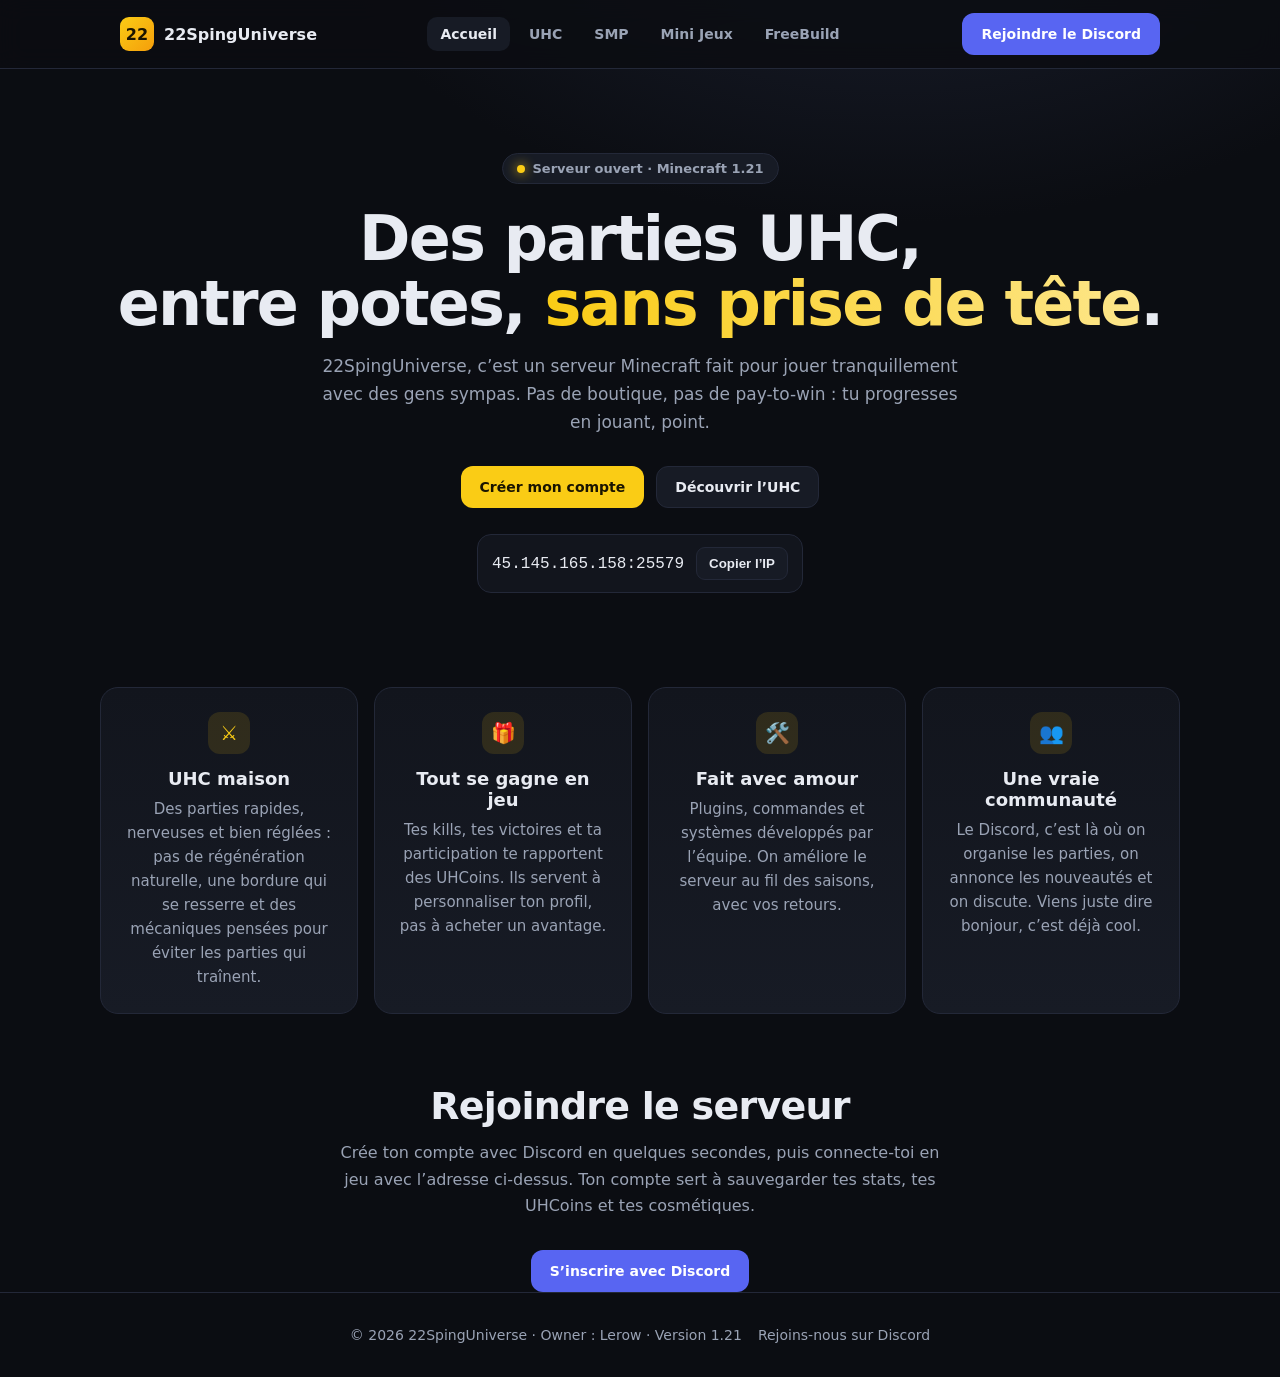
<file: index.html>
<!doctype html>
<html lang="fr">
<head>
<meta charset="utf-8">
<meta name="viewport" content="width=device-width, initial-scale=1">
<title>22SpingUniverse - Serveur Minecraft UHC entre amis</title>
<style>
:root{--bg:#0b0d12;--panel:#12151d;--panel2:#171b25;--line:#232838;--txt:#e8ebf2;--muted:#9aa3b5;--yellow:#facc15;--accent:#f59e0b;--discord:#5865F2}
*{box-sizing:border-box;margin:0;padding:0}
body{background:radial-gradient(1000px 600px at 70% -10%,#1b2030 0%,var(--bg) 60%);color:var(--txt);font-family:Inter,system-ui,sans-serif;min-height:100vh}
a{color:inherit;text-decoration:none}
.wrap{max-width:1080px;margin:0 auto;padding:0 20px}
header{position:sticky;top:0;z-index:20;background:rgba(11,13,18,.82);backdrop-filter:blur(12px);border-bottom:1px solid var(--line)}
.nav{display:grid;grid-template-columns:1fr auto 1fr;align-items:center;gap:16px;height:68px}
.links{justify-content:center}
.menu-toggle{display:none;background:var(--panel2);border:1px solid var(--line);color:var(--txt);font-size:20px;padding:6px 12px;border-radius:10px;cursor:pointer}
.brand{display:flex;align-items:center;gap:10px;font-weight:800}
.logo{width:34px;height:34px;border-radius:9px;background:linear-gradient(135deg,var(--yellow),var(--accent));display:grid;place-items:center;color:#1a1400;font-weight:900}
.links{display:flex;gap:6px;align-items:center}
.links a{padding:9px 13px;border-radius:10px;color:var(--muted);font-size:14px;font-weight:600}
.links a:hover,.links a.active{color:var(--txt);background:var(--panel2)}
.btn{display:inline-flex;align-items:center;gap:9px;border-radius:12px;padding:12px 18px;font-weight:700;font-size:14px;border:1px solid transparent;cursor:pointer;transition:.18s}
.btn-yellow{background:var(--yellow);color:#1a1400}
.btn-yellow:hover{filter:brightness(1.08)}
.btn-discord{background:var(--discord);color:#fff;justify-self:end}
.btn-discord:hover{filter:brightness(1.08)}
.btn-ghost{border-color:var(--line);background:var(--panel2);color:var(--txt)}
.hero{padding:84px 0 64px;text-align:center}
.pill{display:inline-flex;gap:8px;align-items:center;background:var(--panel2);border:1px solid var(--line);color:var(--muted);padding:7px 14px;border-radius:999px;font-size:13px;font-weight:600}
.dot{width:8px;height:8px;border-radius:50%;background:var(--yellow);box-shadow:0 0 12px var(--yellow)}
h1{font-size:clamp(36px,6vw,62px);line-height:1.05;margin:22px 0 16px;letter-spacing:-.03em}
h1 span{background:linear-gradient(90deg,var(--yellow),#fde68a);-webkit-background-clip:text;background-clip:text;color:transparent}
.lead{max-width:640px;margin:0 auto;color:var(--muted);font-size:17px;line-height:1.65}
.cta{display:flex;gap:12px;justify-content:center;flex-wrap:wrap;margin-top:30px}
.ip{margin-top:26px;display:inline-flex;align-items:center;gap:12px;background:var(--panel);border:1px solid var(--line);padding:12px 14px;border-radius:14px;font-family:ui-monospace,monospace}
.ip button{background:var(--panel2);border:1px solid var(--line);color:var(--txt);border-radius:9px;padding:8px 12px;cursor:pointer;font-weight:700}
.grid{display:grid;grid-template-columns:repeat(auto-fit,minmax(250px,1fr));gap:16px;padding:30px 0 70px}
.card{background:linear-gradient(180deg,var(--panel),var(--panel2));border:1px solid var(--line);border-radius:18px;padding:24px}
.card h3{margin-bottom:8px;font-size:18px}
.card p{color:var(--muted);line-height:1.6;font-size:15px}
.icon{width:42px;height:42px;border-radius:12px;display:grid;place-items:center;background:rgba(250,204,21,.12);color:var(--yellow);font-size:20px;margin-bottom:14px}
section{padding:64px 0}
h2{font-size:clamp(26px,4vw,38px);letter-spacing:-.02em;margin-bottom:12px}
.sub{color:var(--muted);max-width:620px;line-height:1.65}
footer{border-top:1px solid var(--line);padding:34px 0;color:var(--muted);font-size:14px}
.foot{display:flex;justify-content:space-between;gap:16px;flex-wrap:wrap;align-items:center}
@media(max-width:760px){.nav{display:flex;flex-wrap:wrap;justify-content:space-between;height:auto;padding-top:12px;padding-bottom:12px}.menu-toggle{display:block}.links{display:none;width:100%;flex-direction:column;align-items:stretch;background:var(--panel);padding:12px;border-radius:14px;border:1px solid var(--line)}.links.open{display:flex;order:4}.menu-toggle{order:3}.btn-discord{order:2;margin-left:auto}}

/* Centrage (hors header) */
.card{text-align:center}
.icon{margin-left:auto;margin-right:auto}
section.wrap{text-align:center}
.sub{margin-left:auto;margin-right:auto}
.foot{justify-content:center;text-align:center}
</style>
</head>
<body>
<header>
  <div class="wrap nav">
    <a class="brand" href="index.html"><span class="logo">22</span>22SpingUniverse</a>
    <button class="menu-toggle" onclick="toggleMenu()" aria-label="Menu">☰</button>
    <nav class="links" id="nav-menu" aria-label="Navigation principale">
      <a href="index.html" class="active">Accueil</a>
      <a href="uhc.html">UHC</a>
      <a href="smp.html">SMP</a>
      <a href="mini-jeux.html">Mini Jeux</a>
      <a href="freebuild.html">FreeBuild</a>
    </nav>
    <a class="btn btn-discord" href="https://discord.gg/mGUBgtmPyU">Rejoindre le Discord</a>
  </div>
</header>

<main>
  <div class="wrap hero">
    <div class="pill"><span class="dot"></span> Serveur ouvert · Minecraft 1.21</div>
    <h1>Des parties UHC,<br>entre potes, <span>sans prise de tête</span>.</h1>
    <p class="lead">22SpingUniverse, c’est un serveur Minecraft fait pour jouer tranquillement avec des gens sympas. Pas de boutique, pas de pay-to-win : tu progresses en jouant, point.</p>
    <div class="cta">
      <a class="btn btn-yellow" href="register.html">Créer mon compte</a>
      <a class="btn btn-ghost" href="uhc.html">Découvrir l’UHC</a>
    </div>
    <div class="ip">
      <span id="ip">45.145.165.158:25579</span>
      <button onclick="navigator.clipboard.writeText(document.getElementById('ip').textContent)">Copier l’IP</button>
    </div>
  </div>

  <div class="wrap grid">
    <div class="card"><div class="icon">⚔️</div><h3>UHC maison</h3><p>Des parties rapides, nerveuses et bien réglées : pas de régénération naturelle, une bordure qui se resserre et des mécaniques pensées pour éviter les parties qui traînent.</p></div>
    <div class="card"><div class="icon">🎁</div><h3>Tout se gagne en jeu</h3><p>Tes kills, tes victoires et ta participation te rapportent des UHCoins. Ils servent à personnaliser ton profil, pas à acheter un avantage.</p></div>
    <div class="card"><div class="icon">🛠️</div><h3>Fait avec amour</h3><p>Plugins, commandes et systèmes développés par l’équipe. On améliore le serveur au fil des saisons, avec vos retours.</p></div>
    <div class="card"><div class="icon">👥</div><h3>Une vraie communauté</h3><p>Le Discord, c’est là où on organise les parties, on annonce les nouveautés et on discute. Viens juste dire bonjour, c’est déjà cool.</p></div>
  </div>

  <section class="wrap">
    <h2>Rejoindre le serveur</h2>
    <p class="sub">Crée ton compte avec Discord en quelques secondes, puis connecte-toi en jeu avec l’adresse ci-dessus. Ton compte sert à sauvegarder tes stats, tes UHCoins et tes cosmétiques.</p>
    <div class="cta">
      <a class="btn btn-discord" href="register.html">S’inscrire avec Discord</a>
    </div>
  </section>
</main>

<footer>
  <div class="wrap foot">
    <span>© 2026 22SpingUniverse · Owner : Lerow · Version 1.21</span>
    <a href="https://discord.gg/mGUBgtmPyU">Rejoins-nous sur Discord</a>
  </div>
</footer>
<script>function toggleMenu(){document.getElementById('nav-menu').classList.toggle('open')}</script>
</body>
</html>
</file>
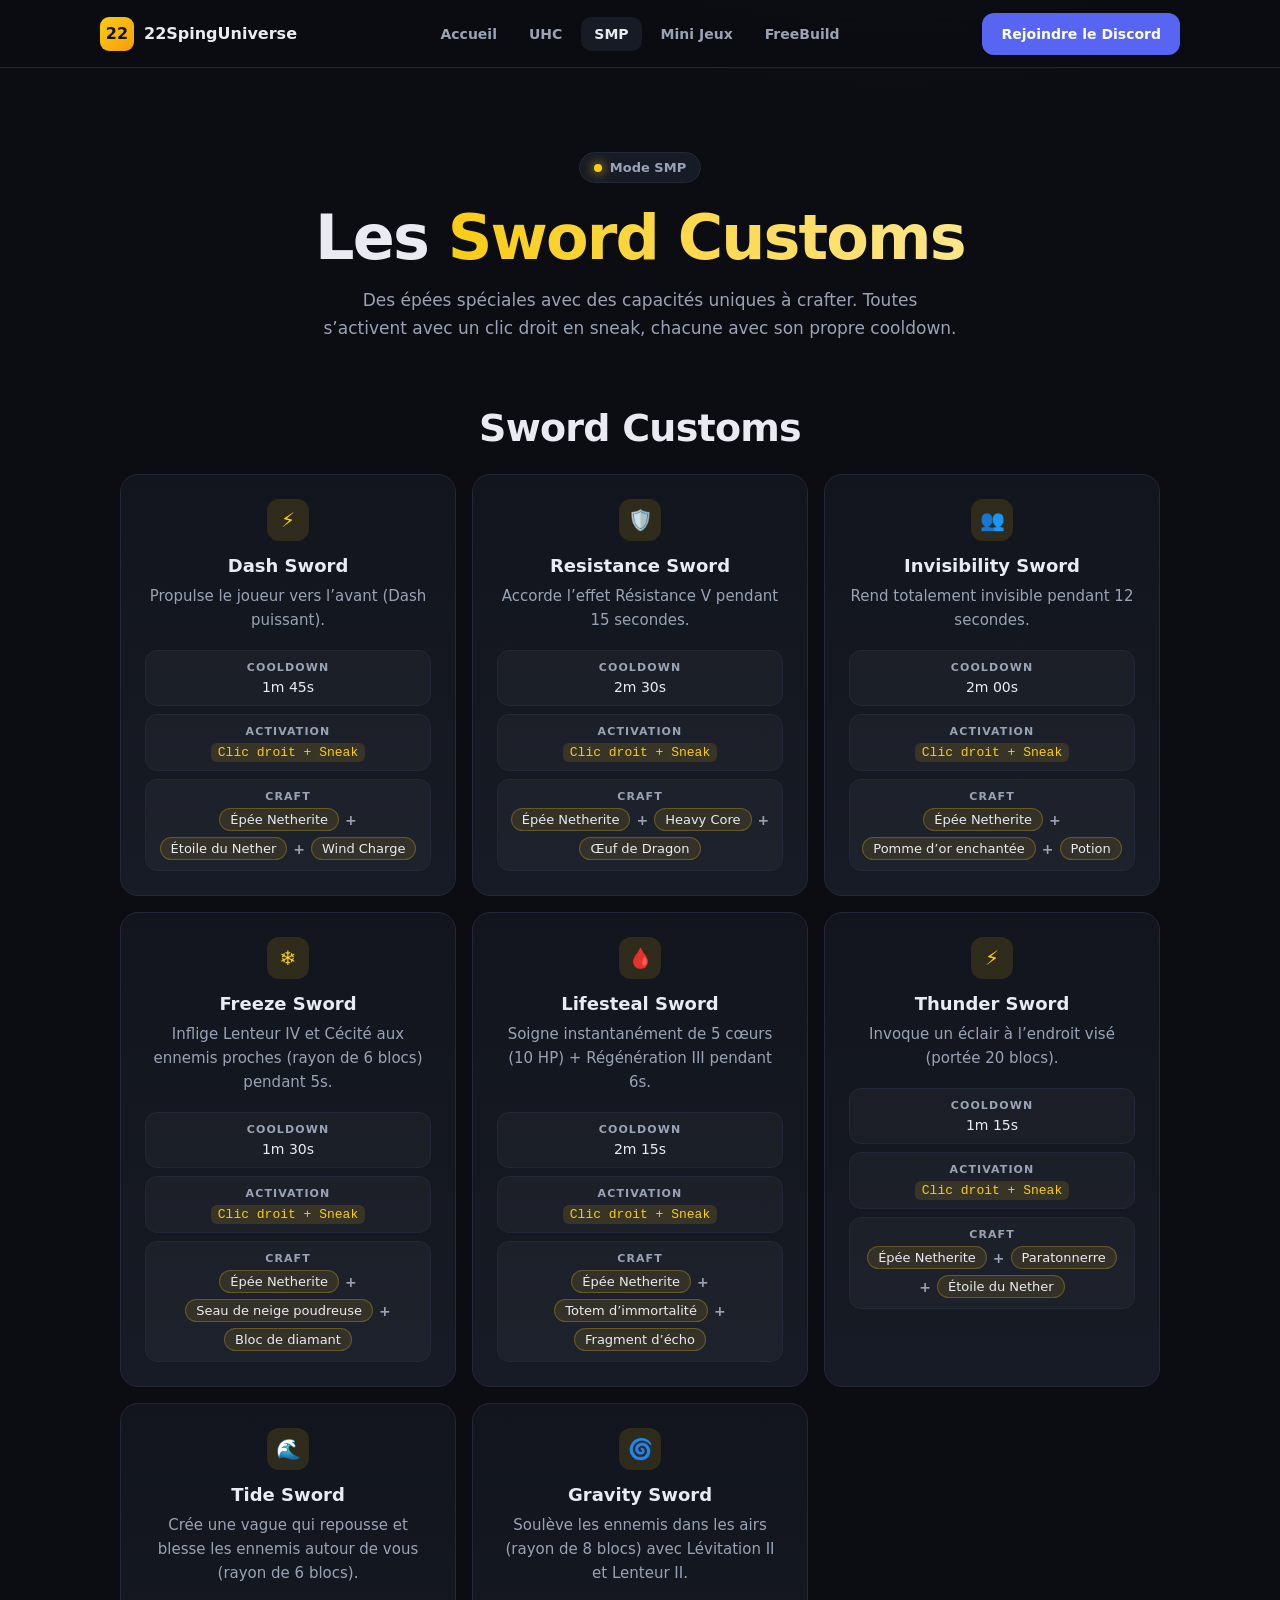
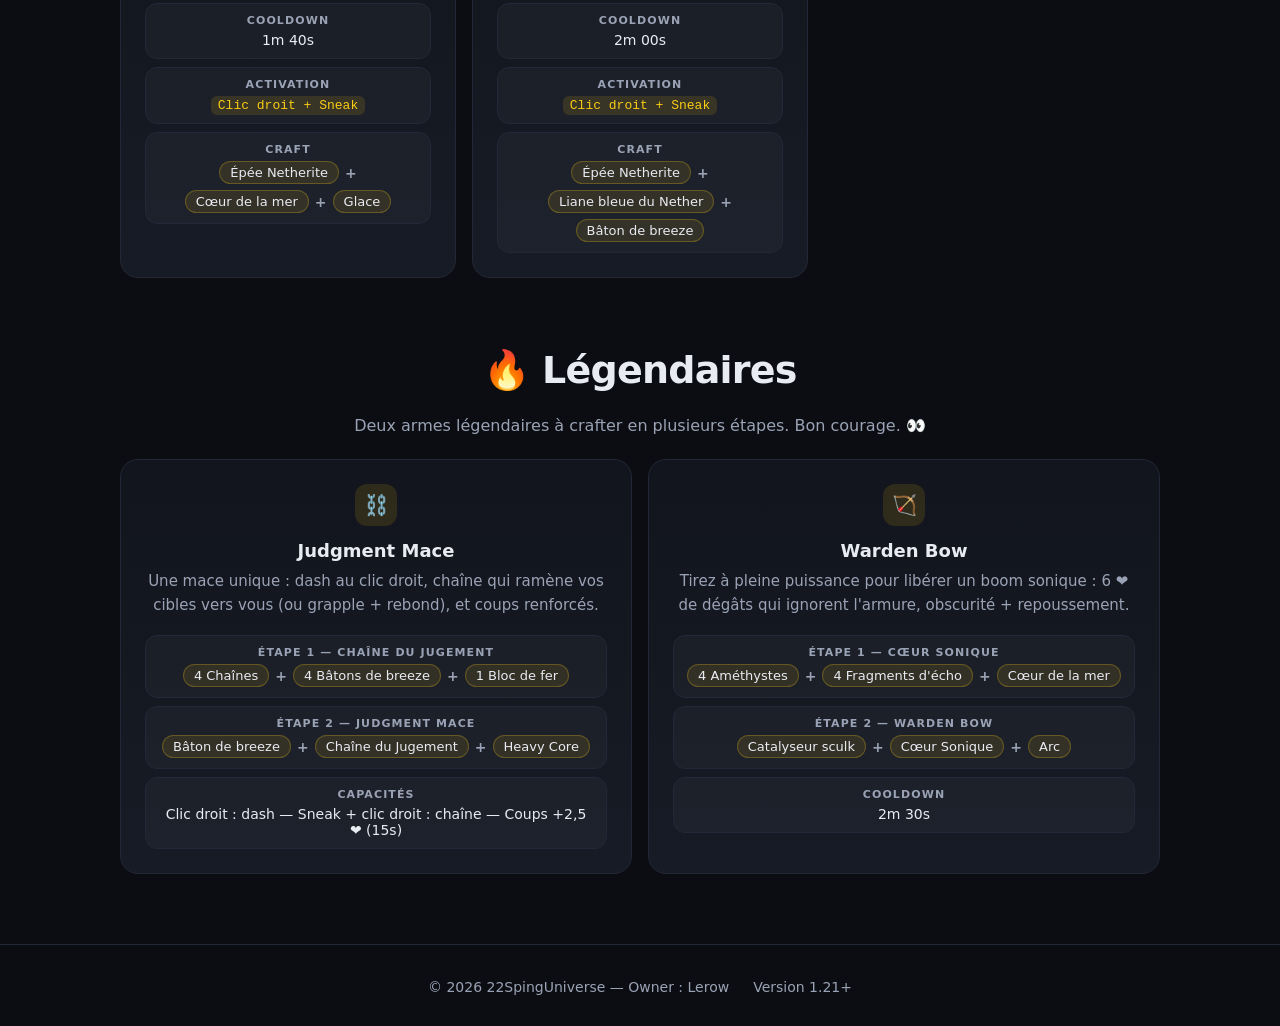
<file: smp.html>
<!doctype html>
<html lang="fr">
<head>
<meta charset="utf-8">
<meta name="viewport" content="width=device-width, initial-scale=1, viewport-fit=cover">
<title>SMP - 22SpingUniverse</title>
<style>
:root{--bg:#0b0d12;--panel:#12151d;--panel2:#171b25;--line:#232838;--txt:#e8ebf2;--muted:#9aa3b5;--yellow:#facc15;--accent:#f59e0b;--rouge:#ef4444}
*{box-sizing:border-box;margin:0;padding:0}
body{background:radial-gradient(1000px 600px at 70% -10%,#1b2030 0%,var(--bg) 60%);color:var(--txt);font-family:Inter,system-ui,sans-serif;min-height:100vh;display:flex;flex-direction:column}
a{color:inherit;text-decoration:none}
header.top{position:sticky;top:0;z-index:20;background:rgba(11,13,18,.82);backdrop-filter:blur(12px);border-bottom:1px solid var(--line);display:grid;grid-template-columns:1fr auto 1fr;align-items:center;gap:16px;min-height:68px;padding:0 max(20px,calc((100vw - 1080px)/2))}
header.top nav{justify-content:center}
.btn{display:inline-flex;align-items:center;gap:9px;border-radius:12px;padding:12px 18px;font-weight:700;font-size:14px;border:1px solid transparent;cursor:pointer;transition:.18s;white-space:nowrap}
.btn-discord{background:#5865F2;color:#fff;justify-self:end}
.btn-discord:hover{filter:brightness(1.08)}

.brand{display:flex;align-items:center;gap:10px;font-weight:800}
.logo{width:34px;height:34px;border-radius:9px;background:linear-gradient(135deg,var(--yellow),var(--accent));display:grid;place-items:center;color:#1a1400;font-weight:900}
header.top nav{display:flex;gap:6px;align-items:center;flex-wrap:wrap}
header.top nav a{padding:9px 13px;border-radius:10px;color:var(--muted);font-size:14px;font-weight:600}
header.top nav a:hover,header.top nav a.active{color:var(--txt);background:var(--panel2)}
.menu-toggle{display:none;background:var(--panel2);border:1px solid var(--line);color:var(--txt);font-size:20px;padding:6px 12px;border-radius:10px;cursor:pointer}
main{flex:1}
.hero{max-width:1080px;margin:0 auto;padding:84px 20px 64px;text-align:center}
.hero .kicker{display:inline-flex;gap:8px;align-items:center;background:var(--panel2);border:1px solid var(--line);color:var(--muted);padding:7px 14px;border-radius:999px;font-size:13px;font-weight:600;margin:0}
.hero .kicker::before{content:"";width:8px;height:8px;border-radius:50%;background:var(--yellow);box-shadow:0 0 12px var(--yellow)}
.hero h1{font-size:clamp(36px,6vw,62px);line-height:1.05;margin:22px 0 16px;letter-spacing:-.03em;font-weight:800}
.hero h1 em{font-style:normal;background:linear-gradient(90deg,var(--yellow),#fde68a);-webkit-background-clip:text;background-clip:text;color:transparent}
.hero > p:not(.kicker){max-width:640px;margin:0 auto;color:var(--muted);font-size:17px;line-height:1.65}
.lang-switcher{display:flex;gap:12px;justify-content:center;flex-wrap:wrap;margin-top:30px}
.lang-btn{display:inline-flex;align-items:center;gap:9px;border-radius:12px;padding:12px 18px;font-weight:700;font-size:14px;border:1px solid var(--line);background:var(--panel2);color:var(--txt);cursor:pointer;transition:.18s;font-family:inherit}
.lang-btn:hover{filter:brightness(1.15)}
.lang-btn.active{background:var(--yellow);border-color:var(--yellow);color:#1a1400}
.uhc-details,.wiki-content{max-width:1080px;margin:0 auto;padding:0 20px 70px;width:100%;text-align:center}
.wiki-content{max-width:780px}
.lang-section{display:flex;flex-direction:column;gap:24px}
.lang-section.hidden{display:none}
.alert-box{background:rgba(239,68,68,.1);border:1px solid rgba(239,68,68,.3);border-radius:18px;padding:18px 22px;color:#fca5a5;font-size:15px;text-align:center}
.cartes-grid{display:grid;gap:16px;grid-template-columns:repeat(auto-fit,minmax(250px,1fr))}
.card-info,.wiki-box{background:linear-gradient(180deg,var(--panel),var(--panel2));border:1px solid var(--line);border-radius:18px;padding:24px;text-align:center}
.wiki-box{margin:0 0 8px;border-color:rgba(250,204,21,.35);color:var(--txt)}
.icon{width:42px;height:42px;border-radius:12px;display:grid;place-items:center;background:rgba(250,204,21,.12);color:var(--yellow);font-size:20px;margin:0 auto 14px}
.card-info h3{margin-bottom:8px;font-size:18px;color:var(--txt)}
.card-info p{color:var(--muted);line-height:1.6;font-size:15px}
.card-info ul,.wiki-content ul{list-style:none;padding:0;color:var(--muted)}
.card-info li{margin-bottom:8px;font-size:15px;line-height:1.6}
.card-info li b{color:var(--txt)}
.wiki-content h2{font-size:clamp(22px,3.5vw,30px);letter-spacing:-.02em;margin:40px 0 12px;color:var(--txt)}
.wiki-content p,.wiki-content li{color:var(--muted);line-height:1.65;font-size:15px}
.wiki-content li{margin-bottom:8px}
.wiki-content b{color:var(--txt)}
code{background:rgba(250,204,21,.12);color:var(--yellow);padding:2px 7px;border-radius:6px;font-family:ui-monospace,monospace;font-size:13px}
footer{border-top:1px solid var(--line);padding:34px 20px;color:var(--muted);font-size:14px;display:flex;justify-content:center;text-align:center;flex-wrap:wrap;gap:12px 24px}
@media(max-width:768px){
 .menu-toggle{display:block}
 header.top{display:flex;justify-content:space-between;flex-wrap:wrap;padding-top:12px;padding-bottom:12px}
 header.top nav{display:none;width:100%;flex-direction:column;align-items:stretch;background:var(--panel);padding:12px;border-radius:14px;border:1px solid var(--line)}
 header.top nav.open{display:flex;order:4}
 .menu-toggle{order:3}.btn-discord{order:2;margin-left:auto}
}

.swords{max-width:1080px;margin:0 auto;padding:0 20px 70px;width:100%;text-align:center}
.swords h2{font-size:clamp(26px,4vw,38px);letter-spacing:-.02em;margin-bottom:24px}
.stats{margin-top:18px;display:grid;gap:8px}
.stat{background:rgba(255,255,255,.03);border:1px solid var(--line);border-radius:12px;padding:10px 12px;font-size:14px;color:var(--txt)}
.stat .k{display:block;color:var(--muted);font-size:11px;text-transform:uppercase;letter-spacing:.1em;font-weight:700;margin-bottom:5px}
.chips{display:flex;flex-wrap:wrap;gap:6px;justify-content:center;align-items:center}
.chip{background:rgba(250,204,21,.1);border:1px solid rgba(250,204,21,.25);padding:3px 10px;border-radius:999px;font-size:13px}
.plus{color:var(--muted);font-weight:700}
</style>
</head>
<body>

<header class="top">
  <a class="brand" href="index.html"><span class="logo">22</span>22SpingUniverse</a>
  <button class="menu-toggle" onclick="toggleMenu()" aria-label="Menu">☰</button>
  <nav id="nav-menu" aria-label="Navigation principale">
    <a href="index.html">Accueil</a>
    <a href="uhc.html">UHC</a>
    <a class="active" href="smp.html">SMP</a>
    <a href="mini-jeux.html">Mini Jeux</a>
    <a href="freebuild.html">FreeBuild</a>
  </nav>
  <a class="btn btn-discord" href="https://discord.gg/mGUBgtmPyU">Rejoindre le Discord</a>
</header>

<main>
  <section class="hero">
    <p class="kicker">Mode SMP</p>
    <h1>Les <em>Sword Customs</em></h1>
    <p>Des épées spéciales avec des capacités uniques à crafter. Toutes s’activent avec un clic droit en sneak, chacune avec son propre cooldown.</p>
  </section>

  <section class="swords">
    <h2>Sword Customs</h2>
    <div class="cartes-grid">
      <div class="card-info">
        <div class="icon">⚡</div>
        <h3>Dash Sword</h3>
        <p>Propulse le joueur vers l’avant (Dash puissant).</p>
        <div class="stats">
          <div class="stat"><span class="k">Cooldown</span>1m 45s</div>
          <div class="stat"><span class="k">Activation</span><code>Clic droit + Sneak</code></div>
          <div class="stat"><span class="k">Craft</span><div class="chips"><span class="chip">Épée Netherite</span><span class="plus">+</span><span class="chip">Étoile du Nether</span><span class="plus">+</span><span class="chip">Wind Charge</span></div></div>
        </div>
      </div>
      <div class="card-info">
        <div class="icon">🛡️</div>
        <h3>Resistance Sword</h3>
        <p>Accorde l’effet Résistance V pendant 15 secondes.</p>
        <div class="stats">
          <div class="stat"><span class="k">Cooldown</span>2m 30s</div>
          <div class="stat"><span class="k">Activation</span><code>Clic droit + Sneak</code></div>
          <div class="stat"><span class="k">Craft</span><div class="chips"><span class="chip">Épée Netherite</span><span class="plus">+</span><span class="chip">Heavy Core</span><span class="plus">+</span><span class="chip">Œuf de Dragon</span></div></div>
        </div>
      </div>
      <div class="card-info">
        <div class="icon">👥</div>
        <h3>Invisibility Sword</h3>
        <p>Rend totalement invisible pendant 12 secondes.</p>
        <div class="stats">
          <div class="stat"><span class="k">Cooldown</span>2m 00s</div>
          <div class="stat"><span class="k">Activation</span><code>Clic droit + Sneak</code></div>
          <div class="stat"><span class="k">Craft</span><div class="chips"><span class="chip">Épée Netherite</span><span class="plus">+</span><span class="chip">Pomme d’or enchantée</span><span class="plus">+</span><span class="chip">Potion</span></div></div>
        </div>
      </div>
      <div class="card-info">
        <div class="icon">❄️</div>
        <h3>Freeze Sword</h3>
        <p>Inflige Lenteur IV et Cécité aux ennemis proches (rayon de 6 blocs) pendant 5s.</p>
        <div class="stats">
          <div class="stat"><span class="k">Cooldown</span>1m 30s</div>
          <div class="stat"><span class="k">Activation</span><code>Clic droit + Sneak</code></div>
          <div class="stat"><span class="k">Craft</span><div class="chips"><span class="chip">Épée Netherite</span><span class="plus">+</span><span class="chip">Seau de neige poudreuse</span><span class="plus">+</span><span class="chip">Bloc de diamant</span></div></div>
        </div>
      </div>
      <div class="card-info">
        <div class="icon">🩸</div>
        <h3>Lifesteal Sword</h3>
        <p>Soigne instantanément de 5 cœurs (10 HP) + Régénération III pendant 6s.</p>
        <div class="stats">
          <div class="stat"><span class="k">Cooldown</span>2m 15s</div>
          <div class="stat"><span class="k">Activation</span><code>Clic droit + Sneak</code></div>
          <div class="stat"><span class="k">Craft</span><div class="chips"><span class="chip">Épée Netherite</span><span class="plus">+</span><span class="chip">Totem d’immortalité</span><span class="plus">+</span><span class="chip">Fragment d’écho</span></div></div>
        </div>
      </div>
      <div class="card-info">
        <div class="icon">⚡</div>
        <h3>Thunder Sword</h3>
        <p>Invoque un éclair à l’endroit visé (portée 20 blocs).</p>
        <div class="stats">
          <div class="stat"><span class="k">Cooldown</span>1m 15s</div>
          <div class="stat"><span class="k">Activation</span><code>Clic droit + Sneak</code></div>
          <div class="stat"><span class="k">Craft</span><div class="chips"><span class="chip">Épée Netherite</span><span class="plus">+</span><span class="chip">Paratonnerre</span><span class="plus">+</span><span class="chip">Étoile du Nether</span></div></div>
        </div>
      </div>
      <div class="card-info">
        <div class="icon">🌊</div>
        <h3>Tide Sword</h3>
        <p>Crée une vague qui repousse et blesse les ennemis autour de vous (rayon de 6 blocs).</p>
        <div class="stats">
          <div class="stat"><span class="k">Cooldown</span>1m 40s</div>
          <div class="stat"><span class="k">Activation</span><code>Clic droit + Sneak</code></div>
          <div class="stat"><span class="k">Craft</span><div class="chips"><span class="chip">Épée Netherite</span><span class="plus">+</span><span class="chip">Cœur de la mer</span><span class="plus">+</span><span class="chip">Glace</span></div></div>
        </div>
      </div>
      <div class="card-info">
        <div class="icon">🌀</div>
        <h3>Gravity Sword</h3>
        <p>Soulève les ennemis dans les airs (rayon de 8 blocs) avec Lévitation II et Lenteur II.</p>
        <div class="stats">
          <div class="stat"><span class="k">Cooldown</span>2m 00s</div>
          <div class="stat"><span class="k">Activation</span><code>Clic droit + Sneak</code></div>
          <div class="stat"><span class="k">Craft</span><div class="chips"><span class="chip">Épée Netherite</span><span class="plus">+</span><span class="chip">Liane bleue du Nether</span><span class="plus">+</span><span class="chip">Bâton de breeze</span></div></div>
        </div>
      </div>
    </div>
  </section>

  <section class="swords">
    <h2>🔥 Légendaires</h2>
    <p style="color:var(--muted);margin-bottom:24px">Deux armes légendaires à crafter en plusieurs étapes. Bon courage. 👀</p>
    <div class="cartes-grid">
      <div class="card-info">
        <div class="icon">⛓️</div>
        <h3>Judgment Mace</h3>
        <p>Une mace unique : dash au clic droit, chaîne qui ramène vos cibles vers vous (ou grapple + rebond), et coups renforcés.</p>
        <div class="stats">
          <div class="stat"><span class="k">Étape 1 — Chaîne du Jugement</span><div class="chips"><span class="chip">4 Chaînes</span><span class="plus">+</span><span class="chip">4 Bâtons de breeze</span><span class="plus">+</span><span class="chip">1 Bloc de fer</span></div></div>
          <div class="stat"><span class="k">Étape 2 — Judgment Mace</span><div class="chips"><span class="chip">Bâton de breeze</span><span class="plus">+</span><span class="chip">Chaîne du Jugement</span><span class="plus">+</span><span class="chip">Heavy Core</span></div></div>
          <div class="stat"><span class="k">Capacités</span>Clic droit : dash — Sneak + clic droit : chaîne — Coups +2,5 ❤ (15s)</div>
        </div>
      </div>
      <div class="card-info">
        <div class="icon">🏹</div>
        <h3>Warden Bow</h3>
        <p>Tirez à pleine puissance pour libérer un boom sonique : 6 ❤ de dégâts qui ignorent l&apos;armure, obscurité + repoussement.</p>
        <div class="stats">
          <div class="stat"><span class="k">Étape 1 — Cœur Sonique</span><div class="chips"><span class="chip">4 Améthystes</span><span class="plus">+</span><span class="chip">4 Fragments d&apos;écho</span><span class="plus">+</span><span class="chip">Cœur de la mer</span></div></div>
          <div class="stat"><span class="k">Étape 2 — Warden Bow</span><div class="chips"><span class="chip">Catalyseur sculk</span><span class="plus">+</span><span class="chip">Cœur Sonique</span><span class="plus">+</span><span class="chip">Arc</span></div></div>
          <div class="stat"><span class="k">Cooldown</span>2m 30s</div>
        </div>
      </div>
    </div>
  </section>
</main>

<footer>
  <span>&copy; 2026 22SpingUniverse &mdash; Owner : Lerow</span>
  <span>Version 1.21+</span>
</footer>

<script>
function toggleMenu() { document.getElementById('nav-menu').classList.toggle('open'); }
</script>
</body>
</html>
</file>
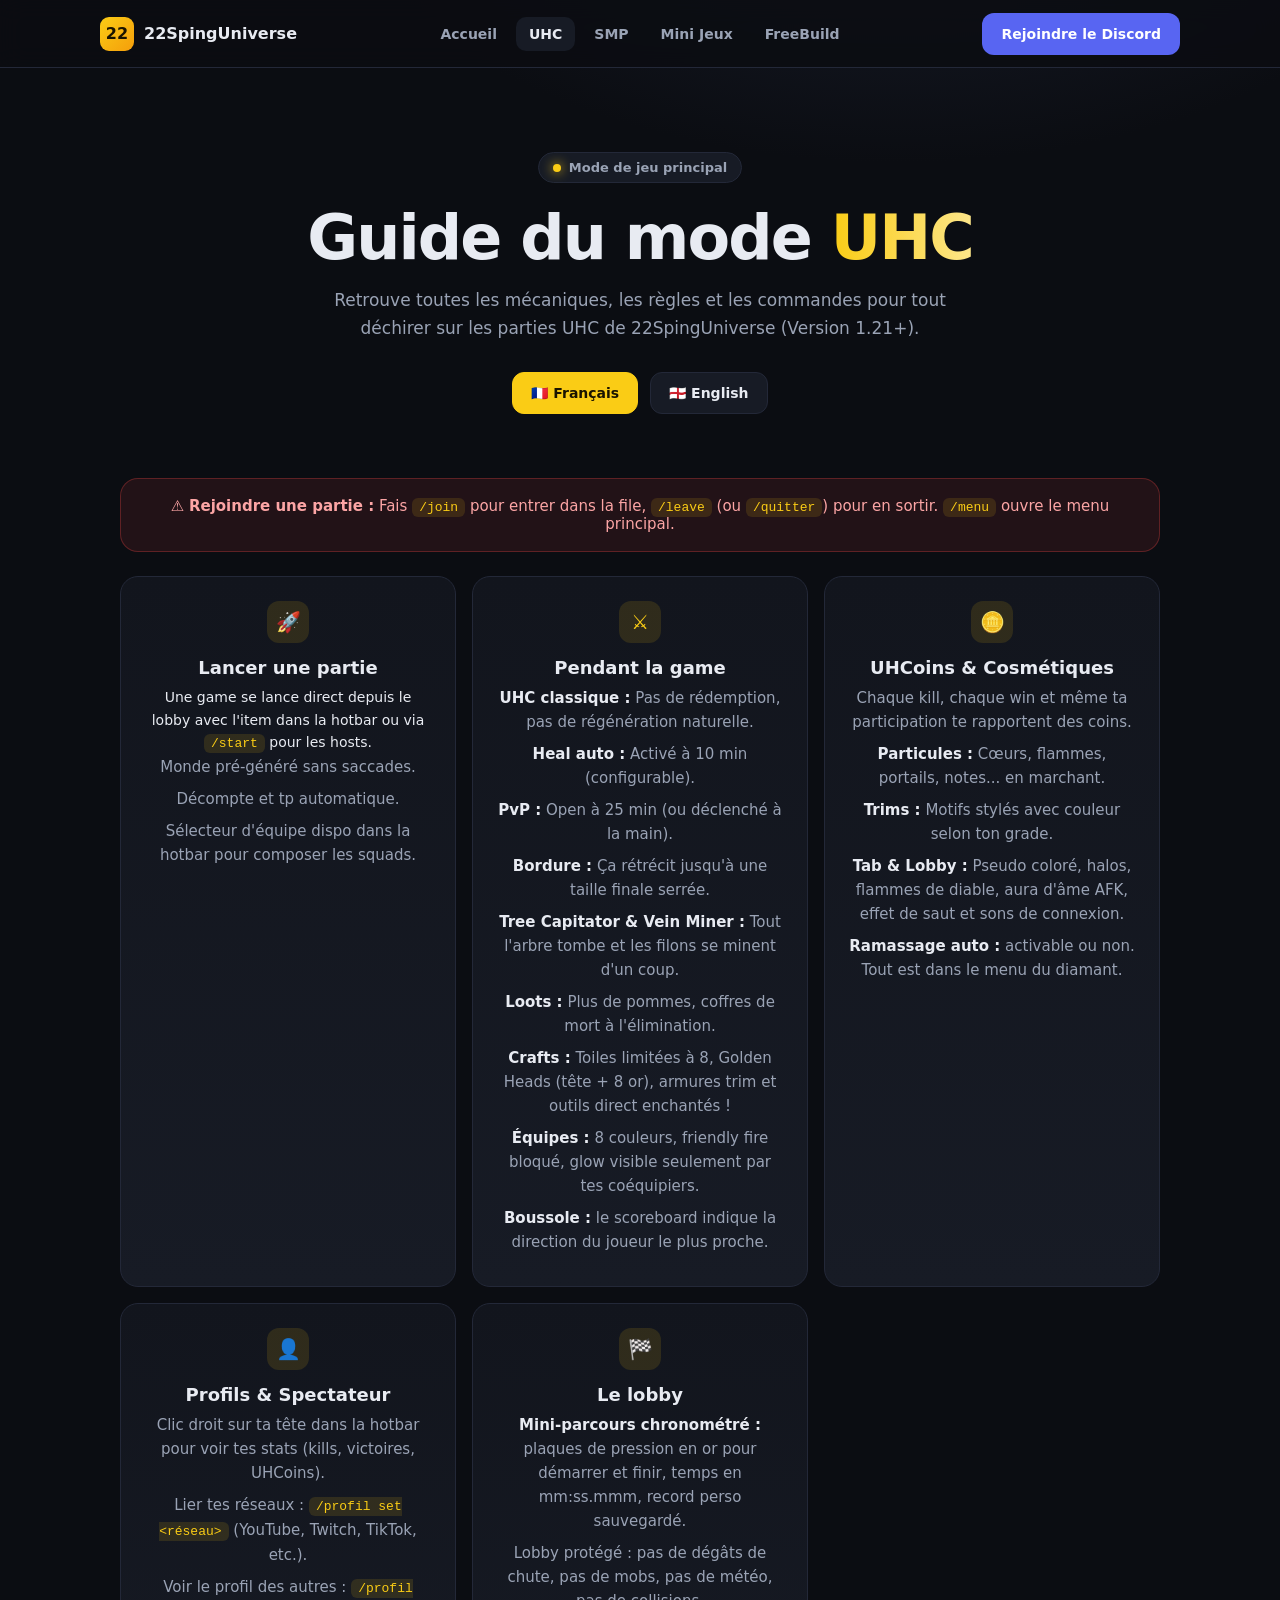
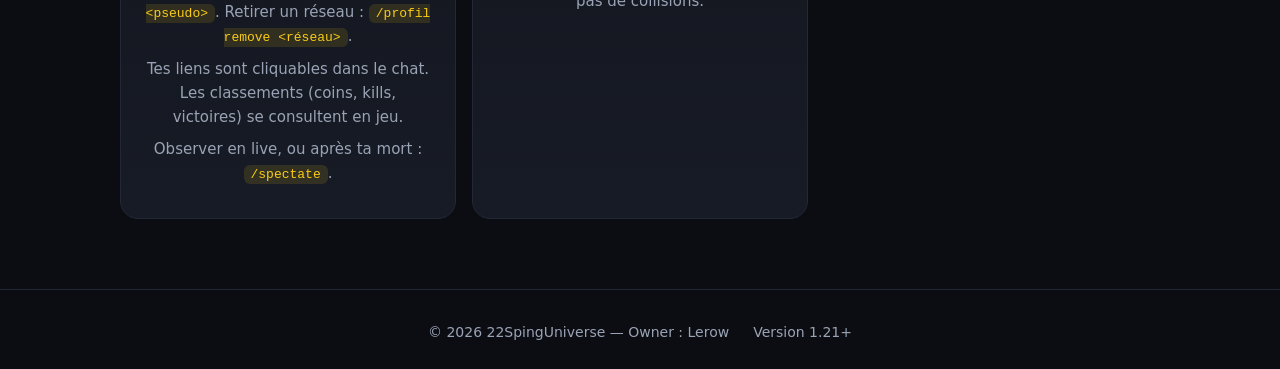
<file: uhc.html>
<!doctype html>
<html lang="fr">
<head>
<meta charset="utf-8">
<meta name="viewport" content="width=device-width, initial-scale=1, viewport-fit=cover">
<title>UHC - 22SpingUniverse</title>
<style>
:root{--bg:#0b0d12;--panel:#12151d;--panel2:#171b25;--line:#232838;--txt:#e8ebf2;--muted:#9aa3b5;--yellow:#facc15;--accent:#f59e0b;--rouge:#ef4444}
*{box-sizing:border-box;margin:0;padding:0}
body{background:radial-gradient(1000px 600px at 70% -10%,#1b2030 0%,var(--bg) 60%);color:var(--txt);font-family:Inter,system-ui,sans-serif;min-height:100vh;display:flex;flex-direction:column}
a{color:inherit;text-decoration:none}
header.top{position:sticky;top:0;z-index:20;background:rgba(11,13,18,.82);backdrop-filter:blur(12px);border-bottom:1px solid var(--line);display:grid;grid-template-columns:1fr auto 1fr;align-items:center;gap:16px;min-height:68px;padding:0 max(20px,calc((100vw - 1080px)/2))}
header.top nav{justify-content:center}
.btn{display:inline-flex;align-items:center;gap:9px;border-radius:12px;padding:12px 18px;font-weight:700;font-size:14px;border:1px solid transparent;cursor:pointer;transition:.18s;white-space:nowrap}
.btn-discord{background:#5865F2;color:#fff;justify-self:end}
.btn-discord:hover{filter:brightness(1.08)}

.brand{display:flex;align-items:center;gap:10px;font-weight:800}
.logo{width:34px;height:34px;border-radius:9px;background:linear-gradient(135deg,var(--yellow),var(--accent));display:grid;place-items:center;color:#1a1400;font-weight:900}
header.top nav{display:flex;gap:6px;align-items:center;flex-wrap:wrap}
header.top nav a{padding:9px 13px;border-radius:10px;color:var(--muted);font-size:14px;font-weight:600}
header.top nav a:hover,header.top nav a.active{color:var(--txt);background:var(--panel2)}
.menu-toggle{display:none;background:var(--panel2);border:1px solid var(--line);color:var(--txt);font-size:20px;padding:6px 12px;border-radius:10px;cursor:pointer}
main{flex:1}
.hero{max-width:1080px;margin:0 auto;padding:84px 20px 64px;text-align:center}
.hero .kicker{display:inline-flex;gap:8px;align-items:center;background:var(--panel2);border:1px solid var(--line);color:var(--muted);padding:7px 14px;border-radius:999px;font-size:13px;font-weight:600;margin:0}
.hero .kicker::before{content:"";width:8px;height:8px;border-radius:50%;background:var(--yellow);box-shadow:0 0 12px var(--yellow)}
.hero h1{font-size:clamp(36px,6vw,62px);line-height:1.05;margin:22px 0 16px;letter-spacing:-.03em;font-weight:800}
.hero h1 em{font-style:normal;background:linear-gradient(90deg,var(--yellow),#fde68a);-webkit-background-clip:text;background-clip:text;color:transparent}
.hero > p:not(.kicker){max-width:640px;margin:0 auto;color:var(--muted);font-size:17px;line-height:1.65}
.lang-switcher{display:flex;gap:12px;justify-content:center;flex-wrap:wrap;margin-top:30px}
.lang-btn{display:inline-flex;align-items:center;gap:9px;border-radius:12px;padding:12px 18px;font-weight:700;font-size:14px;border:1px solid var(--line);background:var(--panel2);color:var(--txt);cursor:pointer;transition:.18s;font-family:inherit}
.lang-btn:hover{filter:brightness(1.15)}
.lang-btn.active{background:var(--yellow);border-color:var(--yellow);color:#1a1400}
.uhc-details,.wiki-content{max-width:1080px;margin:0 auto;padding:0 20px 70px;width:100%;text-align:center}
.wiki-content{max-width:780px}
.lang-section{display:flex;flex-direction:column;gap:24px}
.lang-section.hidden{display:none}
.alert-box{background:rgba(239,68,68,.1);border:1px solid rgba(239,68,68,.3);border-radius:18px;padding:18px 22px;color:#fca5a5;font-size:15px;text-align:center}
.cartes-grid{display:grid;gap:16px;grid-template-columns:repeat(auto-fit,minmax(250px,1fr))}
.card-info,.wiki-box{background:linear-gradient(180deg,var(--panel),var(--panel2));border:1px solid var(--line);border-radius:18px;padding:24px;text-align:center}
.wiki-box{margin:0 0 8px;border-color:rgba(250,204,21,.35);color:var(--txt)}
.icon{width:42px;height:42px;border-radius:12px;display:grid;place-items:center;background:rgba(250,204,21,.12);color:var(--yellow);font-size:20px;margin:0 auto 14px}
.card-info h3{margin-bottom:8px;font-size:18px;color:var(--txt)}
.card-info p{color:var(--muted);line-height:1.6;font-size:15px}
.card-info ul,.wiki-content ul{list-style:none;padding:0;color:var(--muted)}
.card-info li{margin-bottom:8px;font-size:15px;line-height:1.6}
.card-info li b{color:var(--txt)}
.wiki-content h2{font-size:clamp(22px,3.5vw,30px);letter-spacing:-.02em;margin:40px 0 12px;color:var(--txt)}
.wiki-content p,.wiki-content li{color:var(--muted);line-height:1.65;font-size:15px}
.wiki-content li{margin-bottom:8px}
.wiki-content b{color:var(--txt)}
code{background:rgba(250,204,21,.12);color:var(--yellow);padding:2px 7px;border-radius:6px;font-family:ui-monospace,monospace;font-size:13px}
footer{border-top:1px solid var(--line);padding:34px 20px;color:var(--muted);font-size:14px;display:flex;justify-content:center;text-align:center;flex-wrap:wrap;gap:12px 24px}
@media(max-width:768px){
 .menu-toggle{display:block}
 header.top{display:flex;justify-content:space-between;flex-wrap:wrap;padding-top:12px;padding-bottom:12px}
 header.top nav{display:none;width:100%;flex-direction:column;align-items:stretch;background:var(--panel);padding:12px;border-radius:14px;border:1px solid var(--line)}
 header.top nav.open{display:flex;order:4}
 .menu-toggle{order:3}.btn-discord{order:2;margin-left:auto}
}
</style>
</head>
<body>

<header class="top">
  <a class="brand" href="index.html"><span class="logo">22</span>22SpingUniverse</a>
  <button class="menu-toggle" onclick="toggleMenu()" aria-label="Menu">☰</button>
  <nav id="nav-menu" aria-label="Navigation principale">
    <a href="index.html">Accueil</a>
    <a class="active" href="uhc.html">UHC</a>
    <a href="smp.html">SMP</a>
    <a href="mini-jeux.html">Mini Jeux</a>
    <a href="freebuild.html">FreeBuild</a>
  </nav>
  <a class="btn btn-discord" href="https://discord.gg/mGUBgtmPyU">Rejoindre le Discord</a>
</header>

<main>
  <section class="hero">
    <p class="kicker">Mode de jeu principal</p>
    <h1>Guide du mode <em>UHC</em></h1>
    <p>Retrouve toutes les mécaniques, les règles et les commandes pour tout déchirer sur les parties UHC de 22SpingUniverse (Version 1.21+).</p>

    <div class="lang-switcher">
      <button class="lang-btn active" id="btn-fr" onclick="switchLang('fr')">🇫🇷 Français</button>
      <button class="lang-btn" id="btn-en" onclick="switchLang('en')">🏴󠁧󠁢󠁥󠁮󠁧󠁿 English</button>
    </div>
  </section>

  <section class="uhc-details">
    
    <!-- FRANCAIS -->
    <div id="section-fr" class="lang-section">
      <div class="alert-box">
        ⚠️ <b>Rejoindre une partie :</b> Fais <code>/join</code> pour entrer dans la file, <code>/leave</code> (ou <code>/quitter</code>) pour en sortir. <code>/menu</code> ouvre le menu principal.
      </div>

      <div class="cartes-grid">
        <div class="card-info">
          <div class="icon">🚀</div><h3>Lancer une partie</h3>
          <p style="color: var(--dim); font-size: 14px; margin-top: 0;">Une game se lance direct depuis le lobby avec l'item dans la hotbar ou via <code>/start</code> pour les hosts.</p>
          <ul>
            <li>Monde pré-généré sans saccades.</li>
            <li>Décompte et tp automatique.</li>
            <li>Sélecteur d'équipe dispo dans la hotbar pour composer les squads.</li>
          </ul>
        </div>

        <div class="card-info">
          <div class="icon">⚔️</div><h3>Pendant la game</h3>
          <ul>
            <li><b>UHC classique :</b> Pas de rédemption, pas de régénération naturelle.</li>
            <li><b>Heal auto :</b> Activé à 10 min (configurable).</li>
            <li><b>PvP :</b> Open à 25 min (ou déclenché à la main).</li>
            <li><b>Bordure :</b> Ça rétrécit jusqu'à une taille finale serrée.</li>
            <li><b>Tree Capitator & Vein Miner :</b> Tout l'arbre tombe et les filons se minent d'un coup.</li>
            <li><b>Loots :</b> Plus de pommes, coffres de mort à l'élimination.</li>
            <li><b>Crafts :</b> Toiles limitées à 8, Golden Heads (tête + 8 or), armures trim et outils direct enchantés !</li>
            <li><b>Équipes :</b> 8 couleurs, friendly fire bloqué, glow visible seulement par tes coéquipiers.</li>
            <li><b>Boussole :</b> le scoreboard indique la direction du joueur le plus proche.</li>
          </ul>
        </div>

        <div class="card-info">
          <div class="icon">🪙</div><h3>UHCoins & Cosmétiques</h3>
          <ul>
            <li>Chaque kill, chaque win et même ta participation te rapportent des coins.</li>
            <li><b>Particules :</b> Cœurs, flammes, portails, notes... en marchant.</li>
            <li><b>Trims :</b> Motifs stylés avec couleur selon ton grade.</li>
            <li><b>Tab & Lobby :</b> Pseudo coloré, halos, flammes de diable, aura d'âme AFK, effet de saut et sons de connexion.</li>
            <li><b>Ramassage auto :</b> activable ou non. Tout est dans le menu du diamant.</li>
          </ul>
        </div>

        <div class="card-info">
          <div class="icon">👤</div><h3>Profils & Spectateur</h3>
          <ul>
            <li>Clic droit sur ta tête dans la hotbar pour voir tes stats (kills, victoires, UHCoins).</li>
            <li>Lier tes réseaux : <code>/profil set &lt;réseau&gt;</code> (YouTube, Twitch, TikTok, etc.).</li>
            <li>Voir le profil des autres : <code>/profil &lt;pseudo&gt;</code>. Retirer un réseau : <code>/profil remove &lt;réseau&gt;</code>.</li>
            <li>Tes liens sont cliquables dans le chat. Les classements (coins, kills, victoires) se consultent en jeu.</li>
            <li>Observer en live, ou après ta mort : <code>/spectate</code>.</li>
          </ul>
        </div>

        <div class="card-info">
          <div class="icon">🏁</div><h3>Le lobby</h3>
          <ul>
            <li><b>Mini-parcours chronométré :</b> plaques de pression en or pour démarrer et finir, temps en mm:ss.mmm, record perso sauvegardé.</li>
            <li>Lobby protégé : pas de dégâts de chute, pas de mobs, pas de météo, pas de collisions.</li>
          </ul>
        </div>
      </div>
    </div>

    <!-- ENGLISH -->
    <div id="section-en" class="lang-section hidden">
      <div class="alert-box">
        ⚠️ <b>Joining a Game:</b> Type <code>/join</code> to enter, <code>/leave</code> (or <code>/quitter</code>) to quit. <code>/menu</code> opens the main menu.
      </div>

      <div class="cartes-grid">
        <div class="card-info">
          <div class="icon">🚀</div><h3>Starting a Game</h3>
          <p style="color: var(--dim); font-size: 14px; margin-top: 0;">Start directly from the lobby using your hotbar item or <code>/start</code> for hosts.</p>
          <ul>
            <li>Pre-generated lag-free world.</li>
            <li>Automatic countdown & teleport.</li>
            <li>Team selector item available in the hotbar.</li>
          </ul>
        </div>

        <div class="card-info">
          <div class="icon">⚔️</div><h3>During the Game</h3>
          <ul>
            <li><b>Classic UHC:</b> No natural regeneration.</li>
            <li><b>Auto-heal:</b> At 10 mins (configurable).</li>
            <li><b>PvP:</b> Enabled at 25 mins or manually triggered.</li>
            <li><b>Border:</b> Shrinks down to a final size.</li>
            <li><b>Tree Capitator & Vein Miner:</b> Full trees & ore veins break instantly.</li>
            <li><b>Drops:</b> Better apple rates, death chests on kill.</li>
            <li><b>Custom Crafts:</b> Max 8 cobwebs, Golden Heads (head + 8 gold), pre-trimmed armor & pre-enchanted tools.</li>
            <li><b>Teams:</b> 8 colors, friendly fire blocked, glow visible only to teammates.</li>
            <li><b>Compass:</b> the scoreboard shows the direction of the nearest player.</li>
          </ul>
        </div>

        <div class="card-info">
          <div class="icon">🪙</div><h3>UHCoins & Cosmetics</h3>
          <ul>
            <li>Earn coins from kills, wins, and participation.</li>
            <li><b>Particles:</b> Hearts, flames, portals, notes... while walking.</li>
            <li><b>Trims:</b> Custom patterns with rank-based colors.</li>
            <li><b>Lobby & Tab:</b> Colored name, halos, soul flames, AFK soul aura, jump effect, join sounds.</li>
            <li><b>Auto-pickup:</b> on or off. Everything is in the diamond menu.</li>
          </ul>
        </div>

        <div class="card-info">
          <div class="icon">👤</div><h3>Profiles & Spectator</h3>
          <ul>
            <li>Right-click your skin head item to check stats (UHCoins, kills, wins).</li>
            <li>Link socials: <code>/profil set &lt;platform&gt;</code>.</li>
            <li>View others: <code>/profil &lt;username&gt;</code>. Remove a link: <code>/profil remove &lt;platform&gt;</code>.</li>
            <li>Your links are clickable in chat. Leaderboards (coins, kills, wins) are viewable in game.</li>
            <li>Watch games, or keep watching after you die: <code>/spectate</code>.</li>
          </ul>
        </div>

        <div class="card-info">
          <div class="icon">🏁</div><h3>The Lobby</h3>
          <ul>
            <li><b>Timed mini-course:</b> gold pressure plates to start and finish, time in mm:ss.mmm, personal best saved.</li>
            <li>Protected lobby: no fall damage, no mobs, no weather, no collisions.</li>
          </ul>
        </div>
      </div>
    </div>

  </section>
</main>

<footer>
  <span>&copy; 2026 22SpingUniverse &mdash; Owner : Lerow</span>
  <span>Version 1.21+</span>
</footer>

<script>
function toggleMenu() { document.getElementById('nav-menu').classList.toggle('open'); }
function switchLang(lang) {
  const fr = document.getElementById('section-fr'), en = document.getElementById('section-en');
  const bFr = document.getElementById('btn-fr'), bEn = document.getElementById('btn-en');
  if(lang === 'fr') {
    fr.classList.remove('hidden'); en.classList.add('hidden');
    bFr.classList.add('active'); bEn.classList.remove('active');
  } else {
    en.classList.remove('hidden'); fr.classList.add('hidden');
    bEn.classList.add('active'); bFr.classList.remove('active');
  }
}
</script>
</body>
</html>
</file>
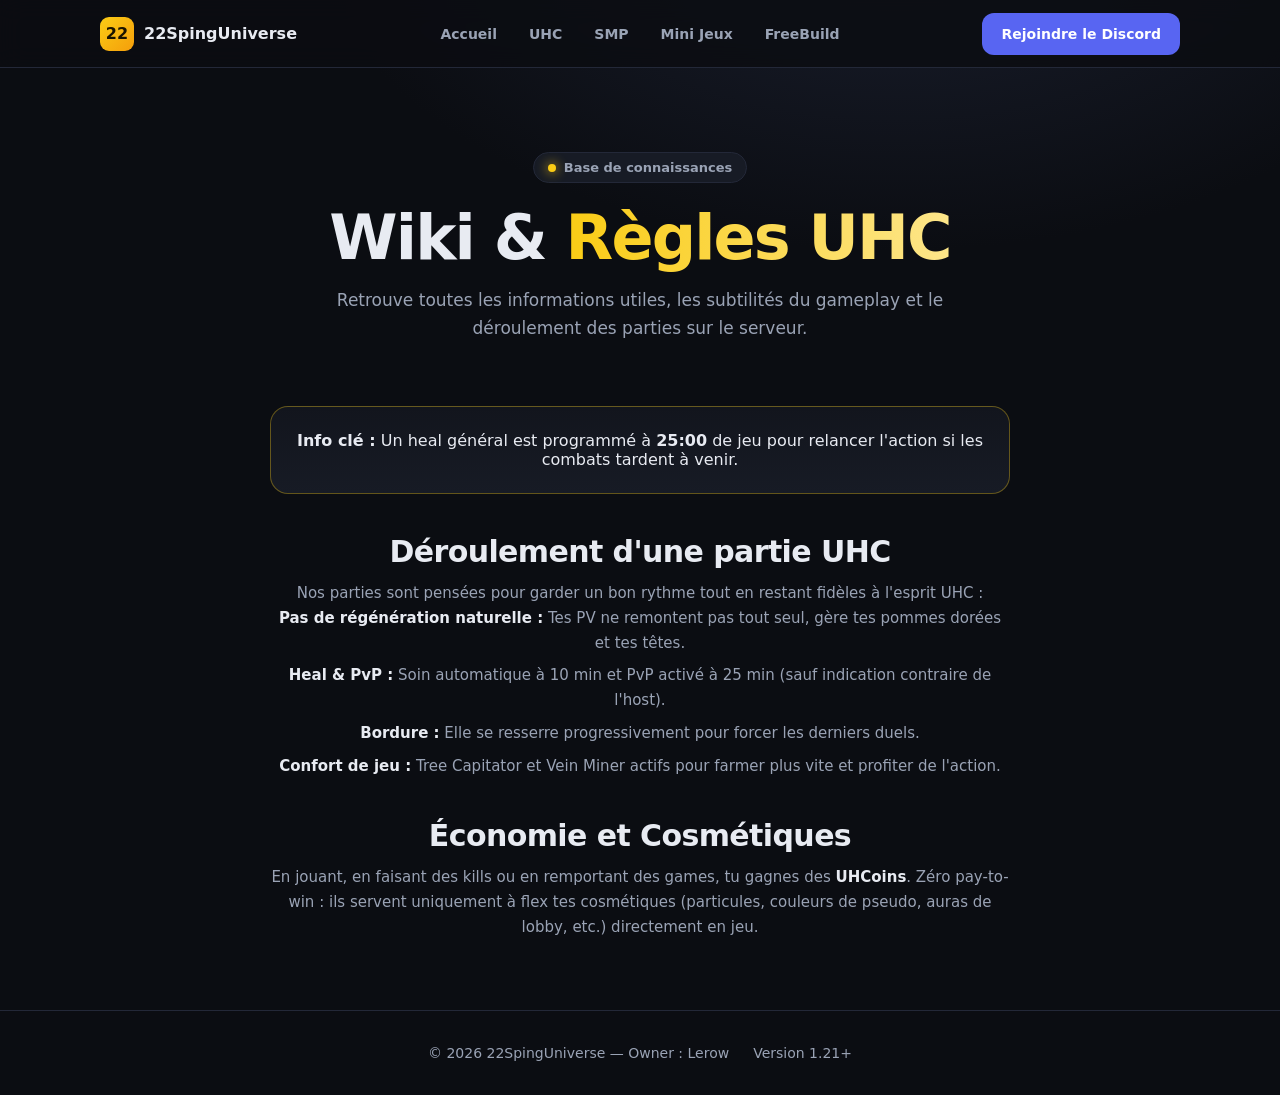
<file: wiki.html>
<!doctype html>
<html lang="fr">
<head>
<meta charset="utf-8">
<meta name="viewport" content="width=device-width, initial-scale=1, viewport-fit=cover">
<title>Wiki - 22SpingUniverse</title>
<style>
:root{--bg:#0b0d12;--panel:#12151d;--panel2:#171b25;--line:#232838;--txt:#e8ebf2;--muted:#9aa3b5;--yellow:#facc15;--accent:#f59e0b;--rouge:#ef4444}
*{box-sizing:border-box;margin:0;padding:0}
body{background:radial-gradient(1000px 600px at 70% -10%,#1b2030 0%,var(--bg) 60%);color:var(--txt);font-family:Inter,system-ui,sans-serif;min-height:100vh;display:flex;flex-direction:column}
a{color:inherit;text-decoration:none}
header.top{position:sticky;top:0;z-index:20;background:rgba(11,13,18,.82);backdrop-filter:blur(12px);border-bottom:1px solid var(--line);display:grid;grid-template-columns:1fr auto 1fr;align-items:center;gap:16px;min-height:68px;padding:0 max(20px,calc((100vw - 1080px)/2))}
header.top nav{justify-content:center}
.btn{display:inline-flex;align-items:center;gap:9px;border-radius:12px;padding:12px 18px;font-weight:700;font-size:14px;border:1px solid transparent;cursor:pointer;transition:.18s;white-space:nowrap}
.btn-discord{background:#5865F2;color:#fff;justify-self:end}
.btn-discord:hover{filter:brightness(1.08)}

.brand{display:flex;align-items:center;gap:10px;font-weight:800}
.logo{width:34px;height:34px;border-radius:9px;background:linear-gradient(135deg,var(--yellow),var(--accent));display:grid;place-items:center;color:#1a1400;font-weight:900}
header.top nav{display:flex;gap:6px;align-items:center;flex-wrap:wrap}
header.top nav a{padding:9px 13px;border-radius:10px;color:var(--muted);font-size:14px;font-weight:600}
header.top nav a:hover,header.top nav a.active{color:var(--txt);background:var(--panel2)}
.menu-toggle{display:none;background:var(--panel2);border:1px solid var(--line);color:var(--txt);font-size:20px;padding:6px 12px;border-radius:10px;cursor:pointer}
main{flex:1}
.hero{max-width:1080px;margin:0 auto;padding:84px 20px 64px;text-align:center}
.hero .kicker{display:inline-flex;gap:8px;align-items:center;background:var(--panel2);border:1px solid var(--line);color:var(--muted);padding:7px 14px;border-radius:999px;font-size:13px;font-weight:600;margin:0}
.hero .kicker::before{content:"";width:8px;height:8px;border-radius:50%;background:var(--yellow);box-shadow:0 0 12px var(--yellow)}
.hero h1{font-size:clamp(36px,6vw,62px);line-height:1.05;margin:22px 0 16px;letter-spacing:-.03em;font-weight:800}
.hero h1 em{font-style:normal;background:linear-gradient(90deg,var(--yellow),#fde68a);-webkit-background-clip:text;background-clip:text;color:transparent}
.hero > p:not(.kicker){max-width:640px;margin:0 auto;color:var(--muted);font-size:17px;line-height:1.65}
.lang-switcher{display:flex;gap:12px;justify-content:center;flex-wrap:wrap;margin-top:30px}
.lang-btn{display:inline-flex;align-items:center;gap:9px;border-radius:12px;padding:12px 18px;font-weight:700;font-size:14px;border:1px solid var(--line);background:var(--panel2);color:var(--txt);cursor:pointer;transition:.18s;font-family:inherit}
.lang-btn:hover{filter:brightness(1.15)}
.lang-btn.active{background:var(--yellow);border-color:var(--yellow);color:#1a1400}
.uhc-details,.wiki-content{max-width:1080px;margin:0 auto;padding:0 20px 70px;width:100%;text-align:center}
.wiki-content{max-width:780px}
.lang-section{display:flex;flex-direction:column;gap:24px}
.lang-section.hidden{display:none}
.alert-box{background:rgba(239,68,68,.1);border:1px solid rgba(239,68,68,.3);border-radius:18px;padding:18px 22px;color:#fca5a5;font-size:15px;text-align:center}
.cartes-grid{display:grid;gap:16px;grid-template-columns:repeat(auto-fit,minmax(250px,1fr))}
.card-info,.wiki-box{background:linear-gradient(180deg,var(--panel),var(--panel2));border:1px solid var(--line);border-radius:18px;padding:24px;text-align:center}
.wiki-box{margin:0 0 8px;border-color:rgba(250,204,21,.35);color:var(--txt)}
.icon{width:42px;height:42px;border-radius:12px;display:grid;place-items:center;background:rgba(250,204,21,.12);color:var(--yellow);font-size:20px;margin:0 auto 14px}
.card-info h3{margin-bottom:8px;font-size:18px;color:var(--txt)}
.card-info p{color:var(--muted);line-height:1.6;font-size:15px}
.card-info ul,.wiki-content ul{list-style:none;padding:0;color:var(--muted)}
.card-info li{margin-bottom:8px;font-size:15px;line-height:1.6}
.card-info li b{color:var(--txt)}
.wiki-content h2{font-size:clamp(22px,3.5vw,30px);letter-spacing:-.02em;margin:40px 0 12px;color:var(--txt)}
.wiki-content p,.wiki-content li{color:var(--muted);line-height:1.65;font-size:15px}
.wiki-content li{margin-bottom:8px}
.wiki-content b{color:var(--txt)}
code{background:rgba(250,204,21,.12);color:var(--yellow);padding:2px 7px;border-radius:6px;font-family:ui-monospace,monospace;font-size:13px}
footer{border-top:1px solid var(--line);padding:34px 20px;color:var(--muted);font-size:14px;display:flex;justify-content:center;text-align:center;flex-wrap:wrap;gap:12px 24px}
@media(max-width:768px){
 .menu-toggle{display:block}
 header.top{display:flex;justify-content:space-between;flex-wrap:wrap;padding-top:12px;padding-bottom:12px}
 header.top nav{display:none;width:100%;flex-direction:column;align-items:stretch;background:var(--panel);padding:12px;border-radius:14px;border:1px solid var(--line)}
 header.top nav.open{display:flex;order:4}
 .menu-toggle{order:3}.btn-discord{order:2;margin-left:auto}
}
</style>
</head>
<body>

<header class="top">
  <a class="brand" href="index.html"><span class="logo">22</span>22SpingUniverse</a>
  <button class="menu-toggle" onclick="toggleMenu()" aria-label="Menu">☰</button>
  <nav id="nav-menu" aria-label="Navigation principale">
    <a href="index.html">Accueil</a>
    <a href="uhc.html">UHC</a>
    <a href="smp.html">SMP</a>
    <a href="mini-jeux.html">Mini Jeux</a>
    <a href="freebuild.html">FreeBuild</a>
  </nav>
  <a class="btn btn-discord" href="https://discord.gg/mGUBgtmPyU">Rejoindre le Discord</a>
</header>

<main>
  <section class="hero">
    <p class="kicker">Base de connaissances</p>
    <h1>Wiki & <em>Règles UHC</em></h1>
    <p>Retrouve toutes les informations utiles, les subtilités du gameplay et le déroulement des parties sur le serveur.</p>
  </section>

  <section class="wiki-content">
    <div class="wiki-box">
      <b>Info clé :</b> Un heal général est programmé à <b>25:00</b> de jeu pour relancer l'action si les combats tardent à venir.
    </div>

    <h2>Déroulement d'une partie UHC</h2>
    <p>Nos parties sont pensées pour garder un bon rythme tout en restant fidèles à l'esprit UHC :</p>
    <ul>
      <li><b>Pas de régénération naturelle :</b> Tes PV ne remontent pas tout seul, gère tes pommes dorées et tes têtes.</li>
      <li><b>Heal & PvP :</b> Soin automatique à 10 min et PvP activé à 25 min (sauf indication contraire de l'host).</li>
      <li><b>Bordure :</b> Elle se resserre progressivement pour forcer les derniers duels.</li>
      <li><b>Confort de jeu :</b> Tree Capitator et Vein Miner actifs pour farmer plus vite et profiter de l'action.</li>
    </ul>

    <h2>Économie et Cosmétiques</h2>
    <p>En jouant, en faisant des kills ou en remportant des games, tu gagnes des <b>UHCoins</b>. Zéro pay-to-win : ils servent uniquement à flex tes cosmétiques (particules, couleurs de pseudo, auras de lobby, etc.) directement en jeu.</p>
  </section>
</main>

<footer>
  <span>&copy; 2026 22SpingUniverse &mdash; Owner : Lerow</span>
  <span>Version 1.21+</span>
</footer>

<script>
function toggleMenu() { document.getElementById('nav-menu').classList.toggle('open'); }
</script>
</body>
</html>
</file>
